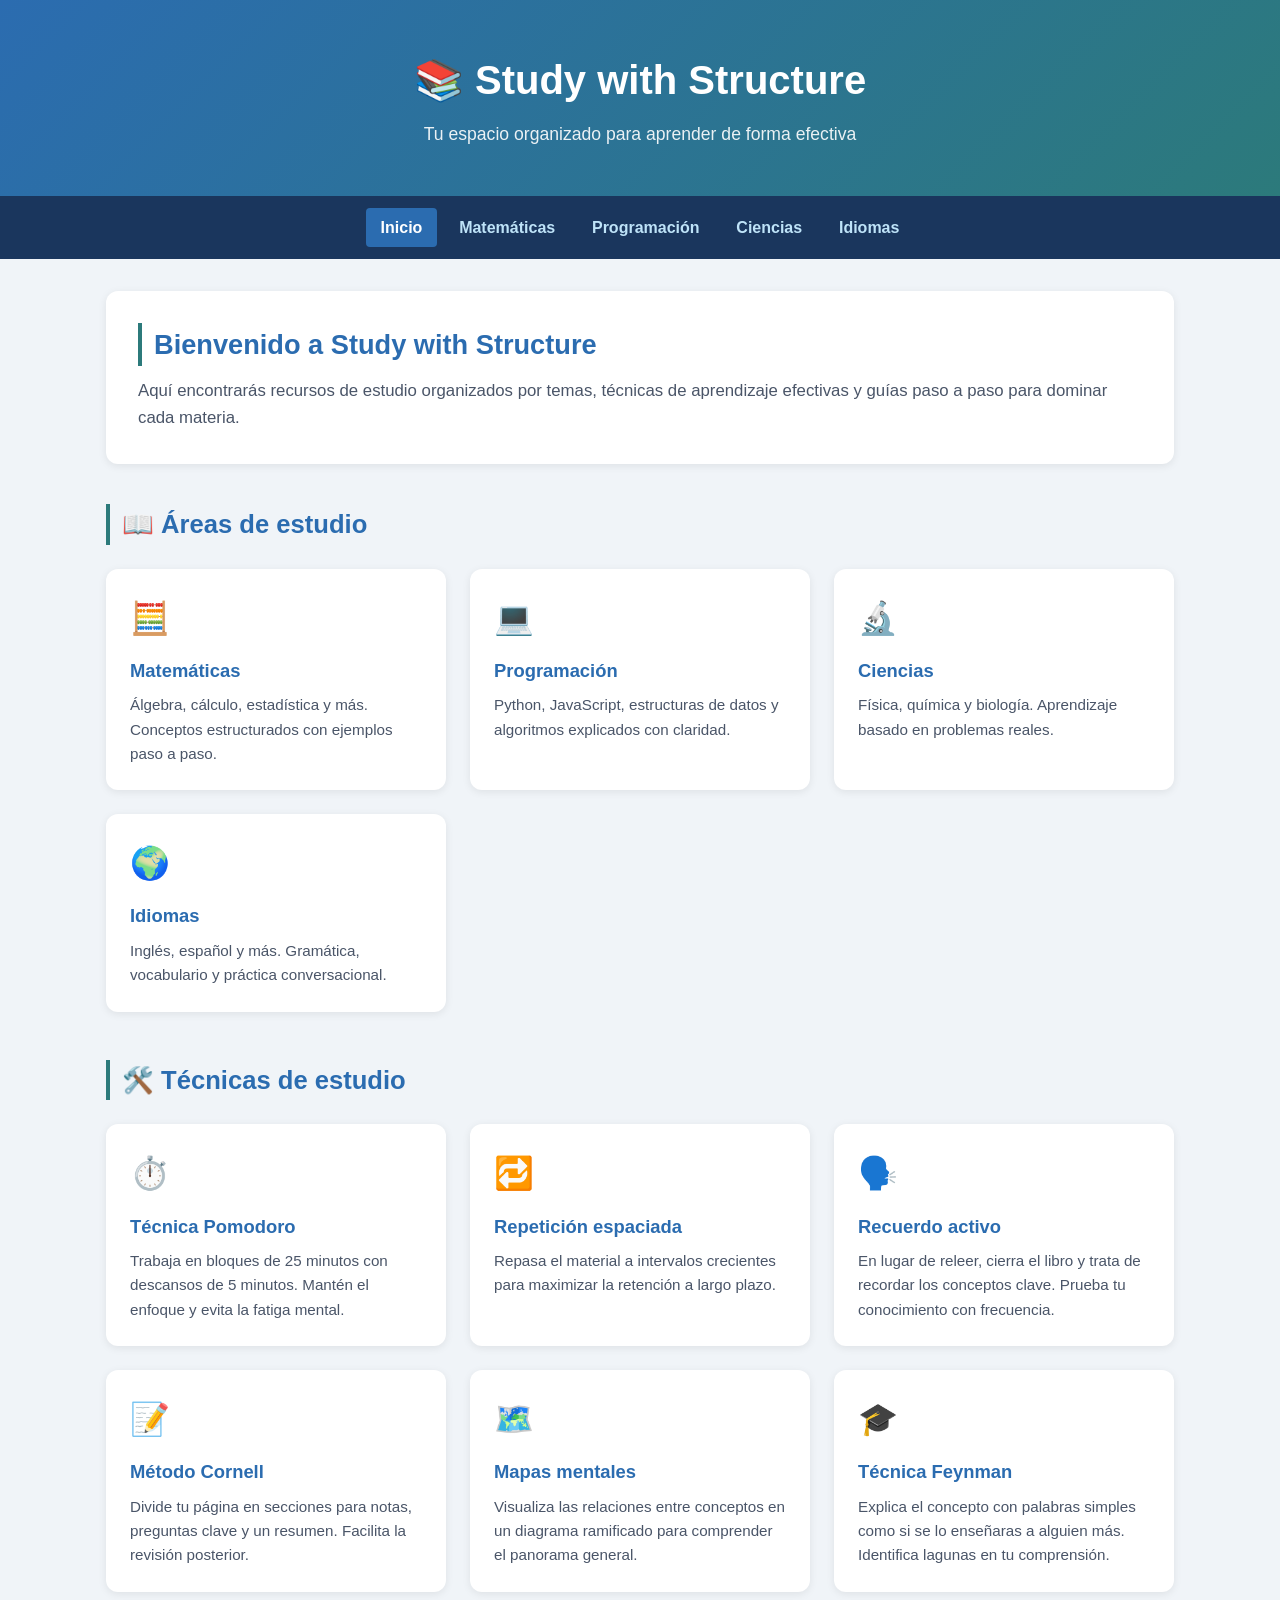
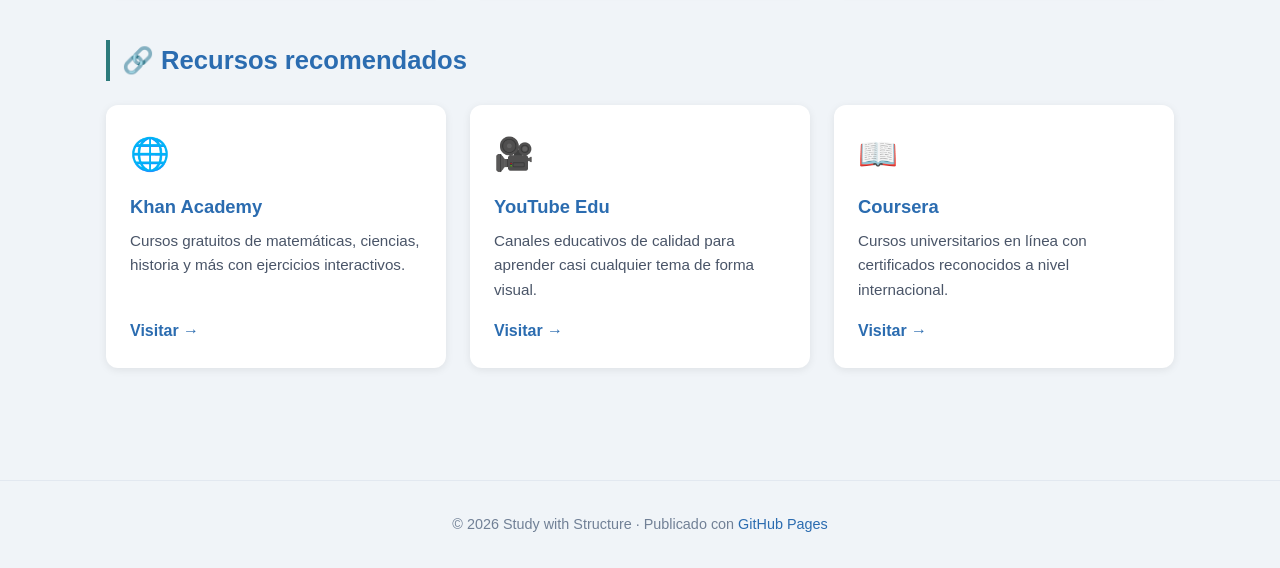
<file: index.html>
<!DOCTYPE html>
<html lang="es">
<head>
  <meta charset="UTF-8" />
  <meta name="viewport" content="width=device-width, initial-scale=1.0" />
  <title>Study with Structure</title>
  <link rel="stylesheet" href="css/style.css" />
</head>
<body>

  <header>
    <div class="header-inner">
      <h1>📚 Study with Structure</h1>
      <p>Tu espacio organizado para aprender de forma efectiva</p>
    </div>
  </header>

  <nav>
    <a href="index.html">Inicio</a>
    <a href="pages/math.html">Matemáticas</a>
    <a href="pages/programming.html">Programación</a>
    <a href="pages/science.html">Ciencias</a>
    <a href="pages/languages.html">Idiomas</a>
  </nav>

  <main>

    <section id="hero">
      <h2>Bienvenido a Study with Structure</h2>
      <p>
        Aquí encontrarás recursos de estudio organizados por temas, técnicas de aprendizaje
        efectivas y guías paso a paso para dominar cada materia.
      </p>
    </section>

    <section id="topics">
      <h2>📖 Áreas de estudio</h2>
      <div class="card-grid">

        <a href="pages/math.html" class="card">
          <div class="card-icon">🧮</div>
          <h3>Matemáticas</h3>
          <p>Álgebra, cálculo, estadística y más. Conceptos estructurados con ejemplos paso a paso.</p>
        </a>

        <a href="pages/programming.html" class="card">
          <div class="card-icon">💻</div>
          <h3>Programación</h3>
          <p>Python, JavaScript, estructuras de datos y algoritmos explicados con claridad.</p>
        </a>

        <a href="pages/science.html" class="card">
          <div class="card-icon">🔬</div>
          <h3>Ciencias</h3>
          <p>Física, química y biología. Aprendizaje basado en problemas reales.</p>
        </a>

        <a href="pages/languages.html" class="card">
          <div class="card-icon">🌍</div>
          <h3>Idiomas</h3>
          <p>Inglés, español y más. Gramática, vocabulario y práctica conversacional.</p>
        </a>

      </div>
    </section>

    <section id="techniques">
      <h2>🛠️ Técnicas de estudio</h2>
      <div class="card-grid">

        <div class="card">
          <div class="card-icon">⏱️</div>
          <h3>Técnica Pomodoro</h3>
          <p>Trabaja en bloques de 25 minutos con descansos de 5 minutos. Mantén el enfoque y evita la fatiga mental.</p>
        </div>

        <div class="card">
          <div class="card-icon">🔁</div>
          <h3>Repetición espaciada</h3>
          <p>Repasa el material a intervalos crecientes para maximizar la retención a largo plazo.</p>
        </div>

        <div class="card">
          <div class="card-icon">🗣️</div>
          <h3>Recuerdo activo</h3>
          <p>En lugar de releer, cierra el libro y trata de recordar los conceptos clave. Prueba tu conocimiento con frecuencia.</p>
        </div>

        <div class="card">
          <div class="card-icon">📝</div>
          <h3>Método Cornell</h3>
          <p>Divide tu página en secciones para notas, preguntas clave y un resumen. Facilita la revisión posterior.</p>
        </div>

        <div class="card">
          <div class="card-icon">🗺️</div>
          <h3>Mapas mentales</h3>
          <p>Visualiza las relaciones entre conceptos en un diagrama ramificado para comprender el panorama general.</p>
        </div>

        <div class="card">
          <div class="card-icon">🎓</div>
          <h3>Técnica Feynman</h3>
          <p>Explica el concepto con palabras simples como si se lo enseñaras a alguien más. Identifica lagunas en tu comprensión.</p>
        </div>

      </div>
    </section>

    <section id="resources">
      <h2>🔗 Recursos recomendados</h2>
      <div class="card-grid">

        <div class="card">
          <div class="card-icon">🌐</div>
          <h3>Khan Academy</h3>
          <p>Cursos gratuitos de matemáticas, ciencias, historia y más con ejercicios interactivos.</p>
          <a href="https://es.khanacademy.org" target="_blank" rel="noopener">Visitar →</a>
        </div>

        <div class="card">
          <div class="card-icon">🎥</div>
          <h3>YouTube Edu</h3>
          <p>Canales educativos de calidad para aprender casi cualquier tema de forma visual.</p>
          <a href="https://www.youtube.com/education" target="_blank" rel="noopener">Visitar →</a>
        </div>

        <div class="card">
          <div class="card-icon">📖</div>
          <h3>Coursera</h3>
          <p>Cursos universitarios en línea con certificados reconocidos a nivel internacional.</p>
          <a href="https://www.coursera.org" target="_blank" rel="noopener">Visitar →</a>
        </div>

      </div>
    </section>

  </main>

  <footer>
    <p>© 2026 Study with Structure · Publicado con <a href="https://pages.github.com/" target="_blank" rel="noopener">GitHub Pages</a></p>
  </footer>

  <script src="js/main.js"></script>
</body>
</html>
</file>
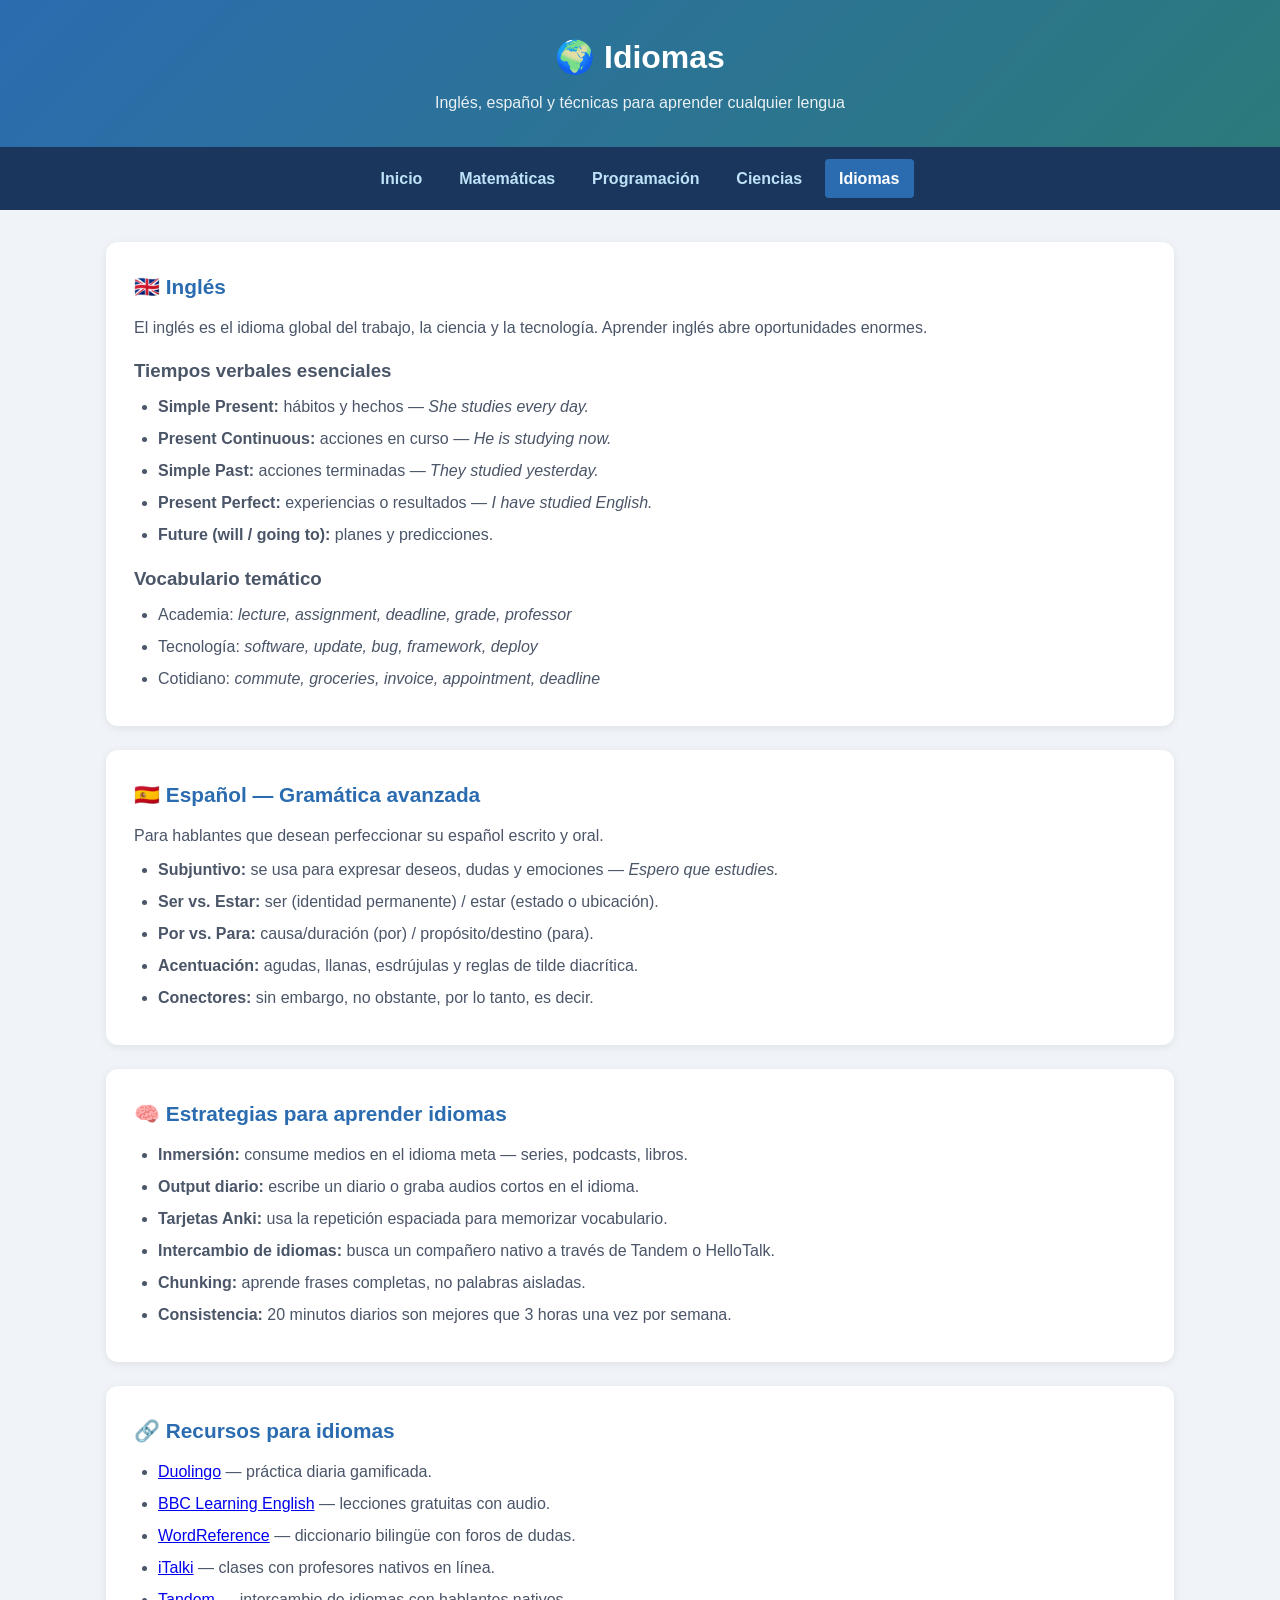
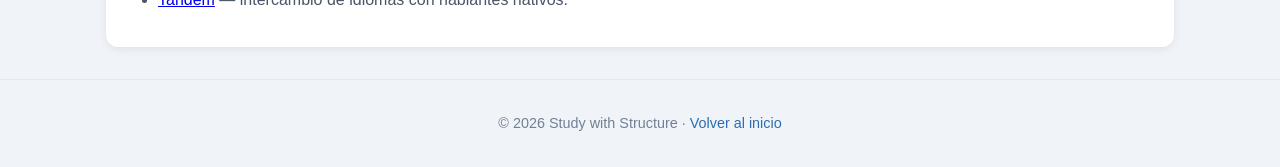
<file: pages/languages.html>
<!DOCTYPE html>
<html lang="es">
<head>
  <meta charset="UTF-8" />
  <meta name="viewport" content="width=device-width, initial-scale=1.0" />
  <title>Idiomas · Study with Structure</title>
  <link rel="stylesheet" href="../css/style.css" />
</head>
<body>

  <header class="content-header">
    <h1>🌍 Idiomas</h1>
    <p>Inglés, español y técnicas para aprender cualquier lengua</p>
  </header>

  <nav>
    <a href="../index.html">Inicio</a>
    <a href="math.html">Matemáticas</a>
    <a href="programming.html">Programación</a>
    <a href="science.html">Ciencias</a>
    <a href="languages.html">Idiomas</a>
  </nav>

  <div class="content-body">

    <div class="topic-block">
      <h2>🇬🇧 Inglés</h2>
      <p>El inglés es el idioma global del trabajo, la ciencia y la tecnología. Aprender inglés abre oportunidades enormes.</p>

      <h3 style="margin: 1rem 0 0.5rem; color: #4a5568;">Tiempos verbales esenciales</h3>
      <ul>
        <li><strong>Simple Present:</strong> hábitos y hechos — <em>She studies every day.</em></li>
        <li><strong>Present Continuous:</strong> acciones en curso — <em>He is studying now.</em></li>
        <li><strong>Simple Past:</strong> acciones terminadas — <em>They studied yesterday.</em></li>
        <li><strong>Present Perfect:</strong> experiencias o resultados — <em>I have studied English.</em></li>
        <li><strong>Future (will / going to):</strong> planes y predicciones.</li>
      </ul>

      <h3 style="margin: 1rem 0 0.5rem; color: #4a5568;">Vocabulario temático</h3>
      <ul>
        <li>Academia: <em>lecture, assignment, deadline, grade, professor</em></li>
        <li>Tecnología: <em>software, update, bug, framework, deploy</em></li>
        <li>Cotidiano: <em>commute, groceries, invoice, appointment, deadline</em></li>
      </ul>
    </div>

    <div class="topic-block">
      <h2>🇪🇸 Español — Gramática avanzada</h2>
      <p>Para hablantes que desean perfeccionar su español escrito y oral.</p>
      <ul>
        <li><strong>Subjuntivo:</strong> se usa para expresar deseos, dudas y emociones — <em>Espero que estudies.</em></li>
        <li><strong>Ser vs. Estar:</strong> ser (identidad permanente) / estar (estado o ubicación).</li>
        <li><strong>Por vs. Para:</strong> causa/duración (por) / propósito/destino (para).</li>
        <li><strong>Acentuación:</strong> agudas, llanas, esdrújulas y reglas de tilde diacrítica.</li>
        <li><strong>Conectores:</strong> sin embargo, no obstante, por lo tanto, es decir.</li>
      </ul>
    </div>

    <div class="topic-block">
      <h2>🧠 Estrategias para aprender idiomas</h2>
      <ul>
        <li><strong>Inmersión:</strong> consume medios en el idioma meta — series, podcasts, libros.</li>
        <li><strong>Output diario:</strong> escribe un diario o graba audios cortos en el idioma.</li>
        <li><strong>Tarjetas Anki:</strong> usa la repetición espaciada para memorizar vocabulario.</li>
        <li><strong>Intercambio de idiomas:</strong> busca un compañero nativo a través de Tandem o HelloTalk.</li>
        <li><strong>Chunking:</strong> aprende frases completas, no palabras aisladas.</li>
        <li><strong>Consistencia:</strong> 20 minutos diarios son mejores que 3 horas una vez por semana.</li>
      </ul>
    </div>

    <div class="topic-block">
      <h2>🔗 Recursos para idiomas</h2>
      <ul>
        <li><a href="https://www.duolingo.com" target="_blank" rel="noopener">Duolingo</a> — práctica diaria gamificada.</li>
        <li><a href="https://www.bbc.co.uk/learningenglish" target="_blank" rel="noopener">BBC Learning English</a> — lecciones gratuitas con audio.</li>
        <li><a href="https://www.wordreference.com" target="_blank" rel="noopener">WordReference</a> — diccionario bilingüe con foros de dudas.</li>
        <li><a href="https://www.italki.com" target="_blank" rel="noopener">iTalki</a> — clases con profesores nativos en línea.</li>
        <li><a href="https://www.tandem.net" target="_blank" rel="noopener">Tandem</a> — intercambio de idiomas con hablantes nativos.</li>
      </ul>
    </div>

  </div>

  <footer>
    <p>© 2026 Study with Structure · <a href="../index.html">Volver al inicio</a></p>
  </footer>

  <script src="../js/main.js"></script>
</body>
</html>
</file>
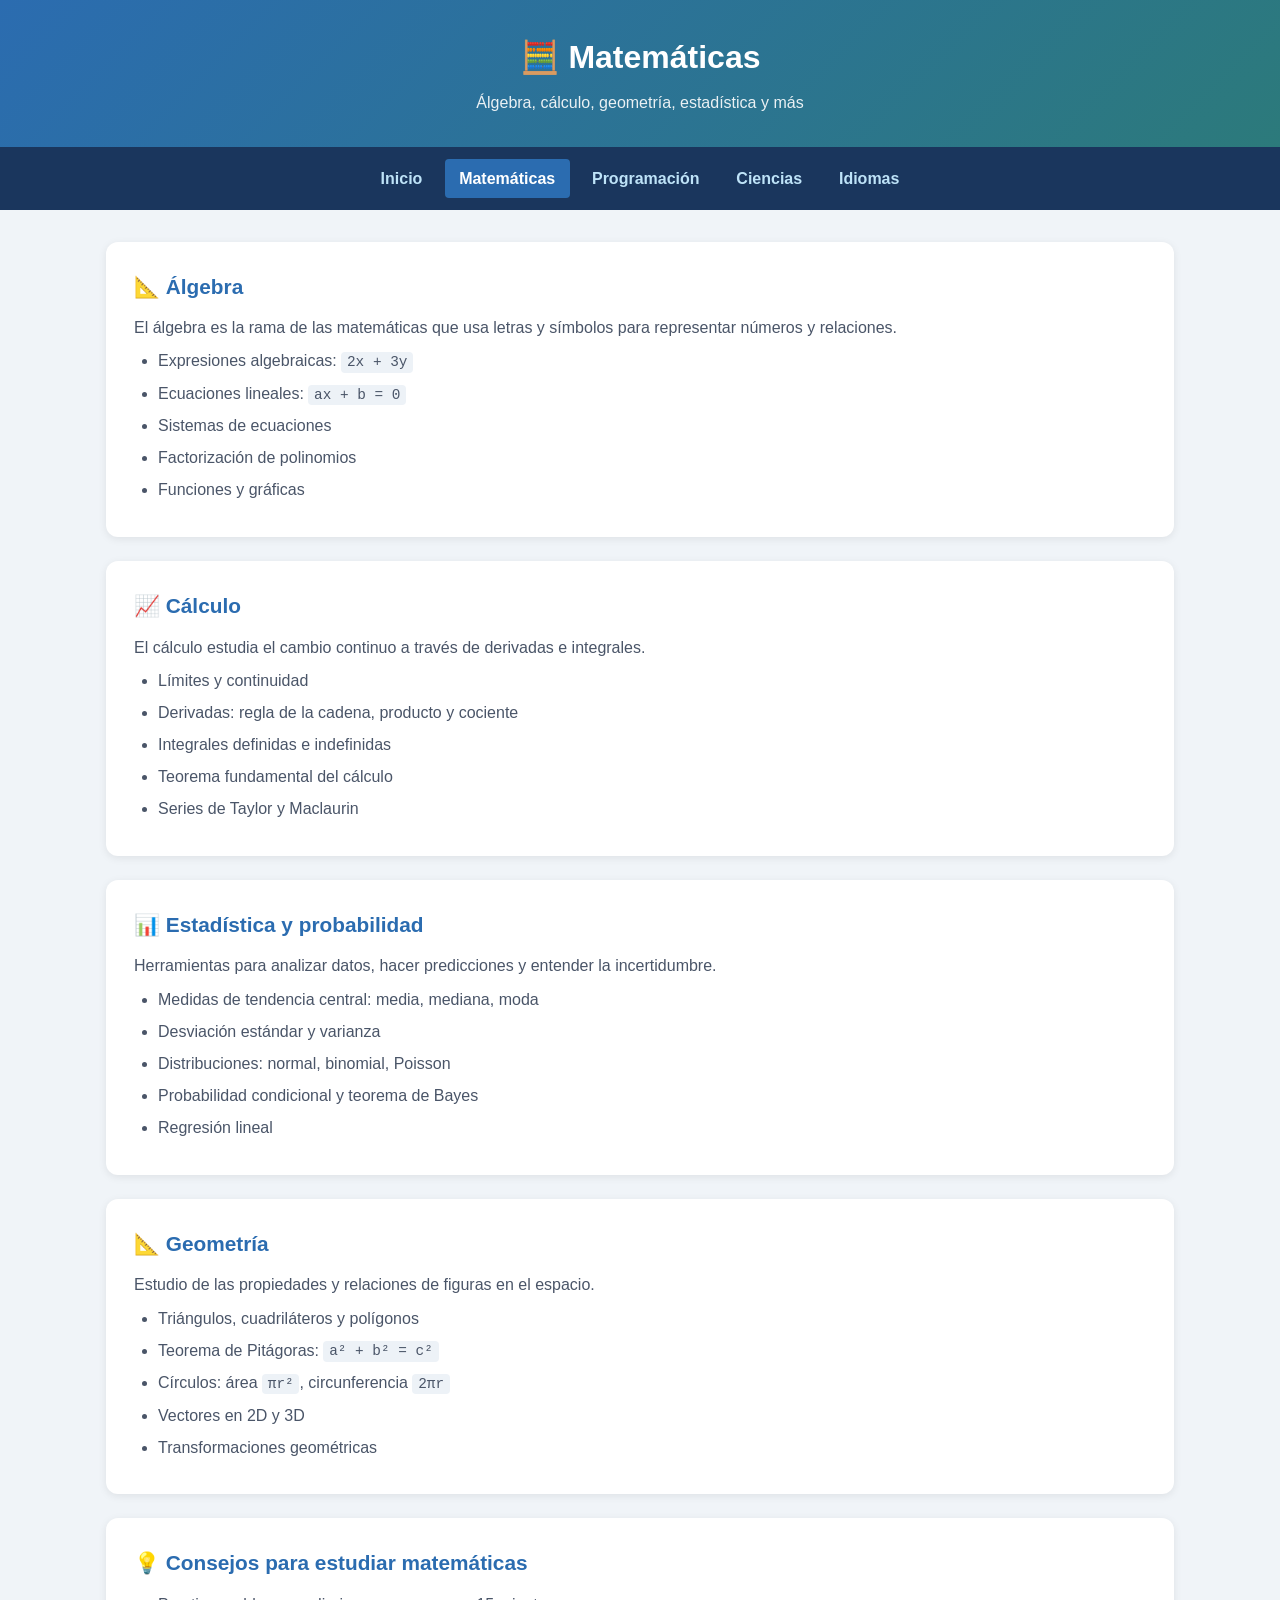
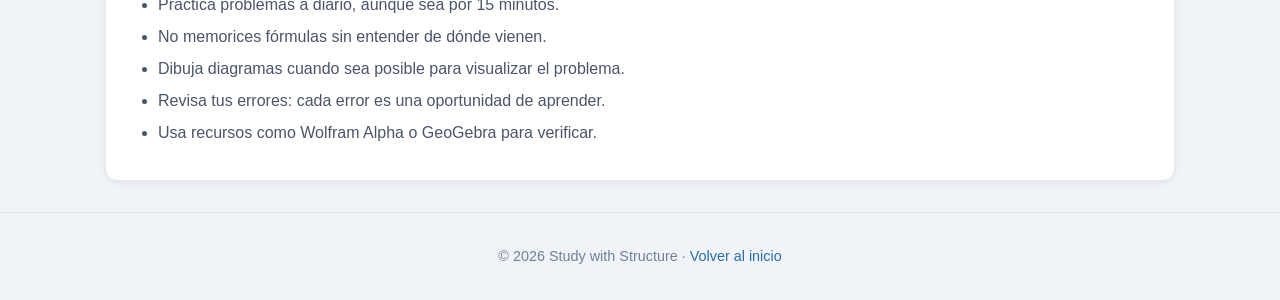
<file: pages/math.html>
<!DOCTYPE html>
<html lang="es">
<head>
  <meta charset="UTF-8" />
  <meta name="viewport" content="width=device-width, initial-scale=1.0" />
  <title>Matemáticas · Study with Structure</title>
  <link rel="stylesheet" href="../css/style.css" />
</head>
<body>

  <header class="content-header">
    <h1>🧮 Matemáticas</h1>
    <p>Álgebra, cálculo, geometría, estadística y más</p>
  </header>

  <nav>
    <a href="../index.html">Inicio</a>
    <a href="math.html">Matemáticas</a>
    <a href="programming.html">Programación</a>
    <a href="science.html">Ciencias</a>
    <a href="languages.html">Idiomas</a>
  </nav>

  <div class="content-body">

    <div class="topic-block">
      <h2>📐 Álgebra</h2>
      <p>El álgebra es la rama de las matemáticas que usa letras y símbolos para representar números y relaciones.</p>
      <ul>
        <li>Expresiones algebraicas: <code>2x + 3y</code></li>
        <li>Ecuaciones lineales: <code>ax + b = 0</code></li>
        <li>Sistemas de ecuaciones</li>
        <li>Factorización de polinomios</li>
        <li>Funciones y gráficas</li>
      </ul>
    </div>

    <div class="topic-block">
      <h2>📈 Cálculo</h2>
      <p>El cálculo estudia el cambio continuo a través de derivadas e integrales.</p>
      <ul>
        <li>Límites y continuidad</li>
        <li>Derivadas: regla de la cadena, producto y cociente</li>
        <li>Integrales definidas e indefinidas</li>
        <li>Teorema fundamental del cálculo</li>
        <li>Series de Taylor y Maclaurin</li>
      </ul>
    </div>

    <div class="topic-block">
      <h2>📊 Estadística y probabilidad</h2>
      <p>Herramientas para analizar datos, hacer predicciones y entender la incertidumbre.</p>
      <ul>
        <li>Medidas de tendencia central: media, mediana, moda</li>
        <li>Desviación estándar y varianza</li>
        <li>Distribuciones: normal, binomial, Poisson</li>
        <li>Probabilidad condicional y teorema de Bayes</li>
        <li>Regresión lineal</li>
      </ul>
    </div>

    <div class="topic-block">
      <h2>📐 Geometría</h2>
      <p>Estudio de las propiedades y relaciones de figuras en el espacio.</p>
      <ul>
        <li>Triángulos, cuadriláteros y polígonos</li>
        <li>Teorema de Pitágoras: <code>a² + b² = c²</code></li>
        <li>Círculos: área <code>πr²</code>, circunferencia <code>2πr</code></li>
        <li>Vectores en 2D y 3D</li>
        <li>Transformaciones geométricas</li>
      </ul>
    </div>

    <div class="topic-block">
      <h2>💡 Consejos para estudiar matemáticas</h2>
      <ul>
        <li>Practica problemas a diario, aunque sea por 15 minutos.</li>
        <li>No memorices fórmulas sin entender de dónde vienen.</li>
        <li>Dibuja diagramas cuando sea posible para visualizar el problema.</li>
        <li>Revisa tus errores: cada error es una oportunidad de aprender.</li>
        <li>Usa recursos como Wolfram Alpha o GeoGebra para verificar.</li>
      </ul>
    </div>

  </div>

  <footer>
    <p>© 2026 Study with Structure · <a href="../index.html">Volver al inicio</a></p>
  </footer>

  <script src="../js/main.js"></script>
</body>
</html>
</file>
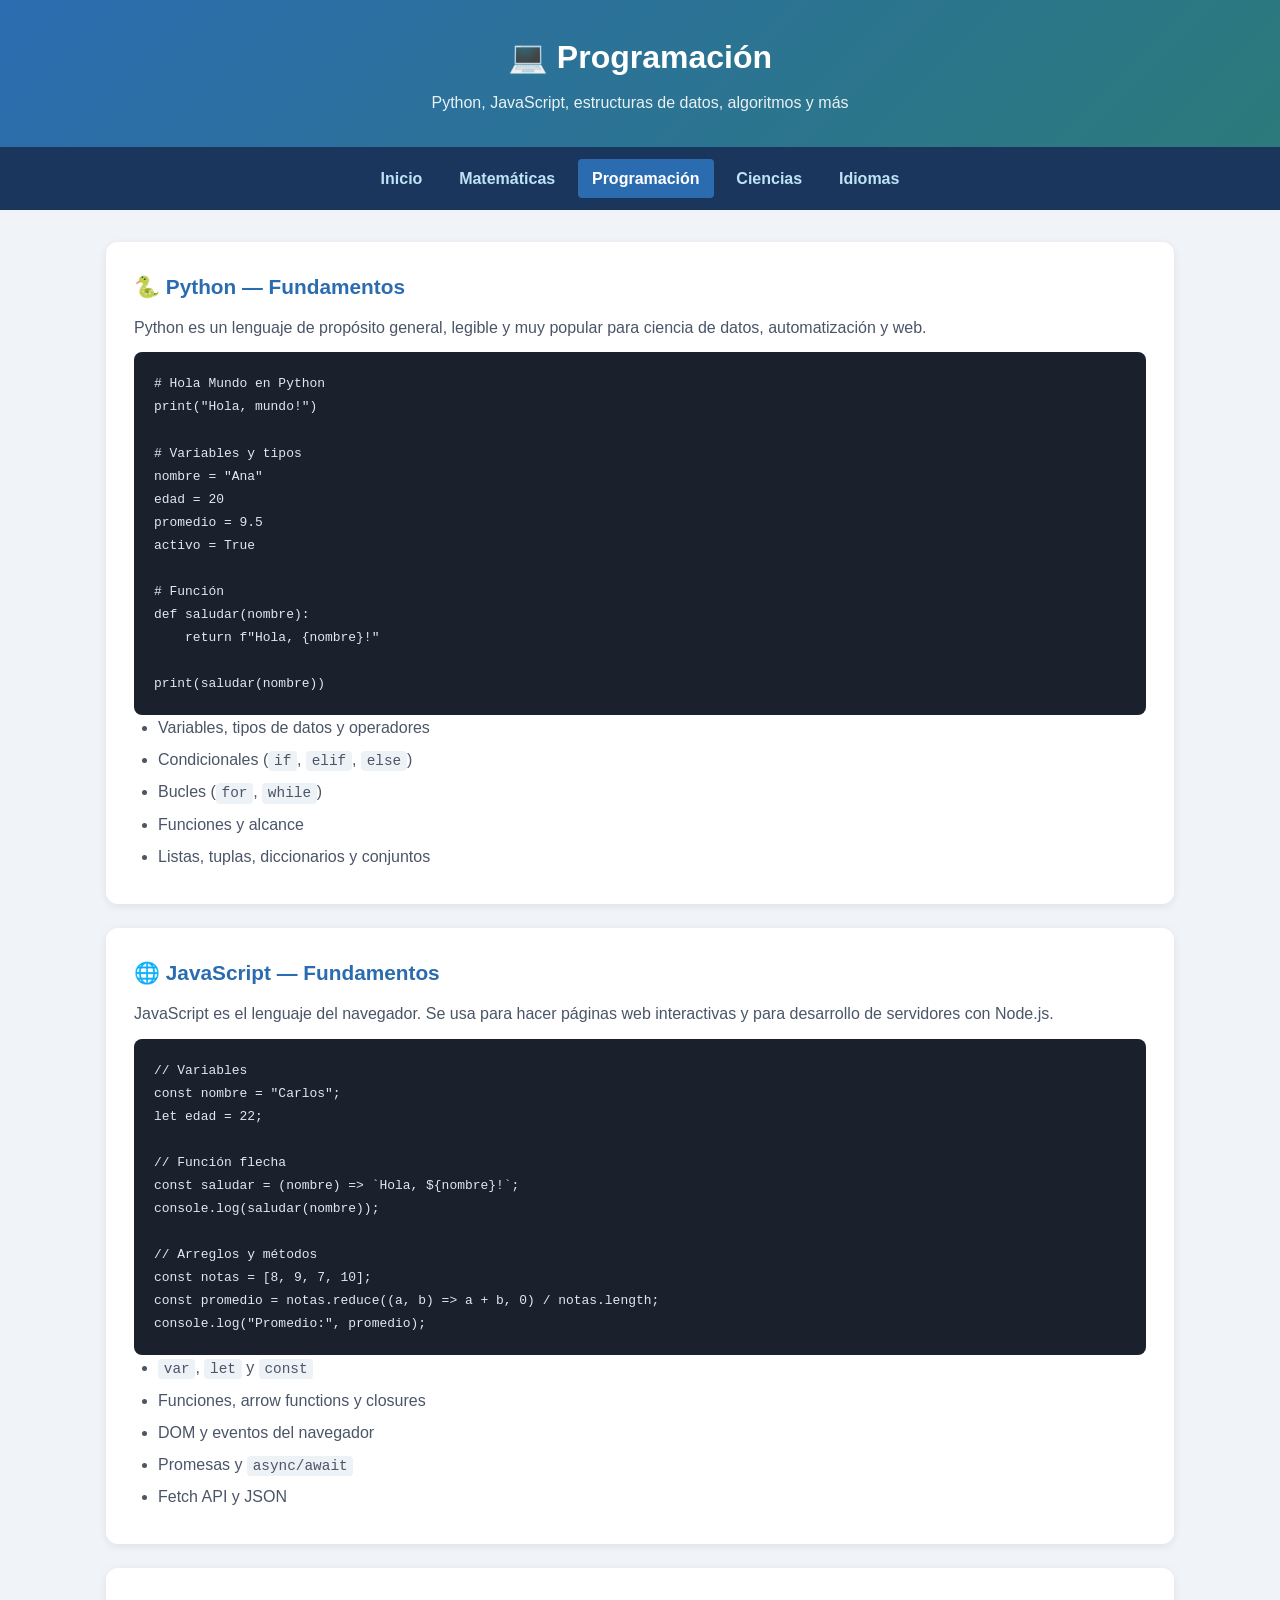
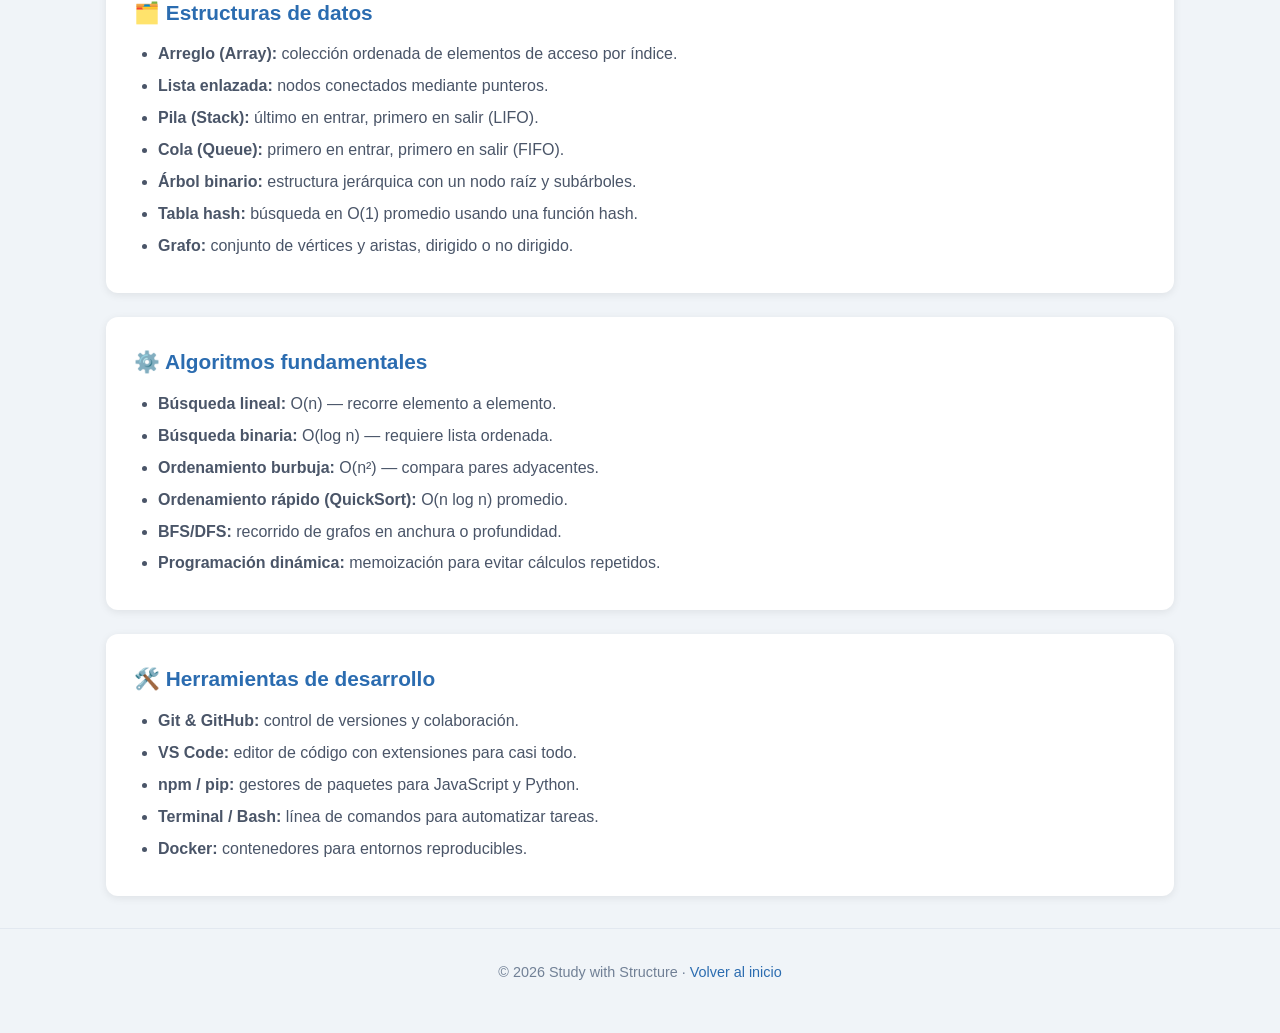
<file: pages/programming.html>
<!DOCTYPE html>
<html lang="es">
<head>
  <meta charset="UTF-8" />
  <meta name="viewport" content="width=device-width, initial-scale=1.0" />
  <title>Programación · Study with Structure</title>
  <link rel="stylesheet" href="../css/style.css" />
</head>
<body>

  <header class="content-header">
    <h1>💻 Programación</h1>
    <p>Python, JavaScript, estructuras de datos, algoritmos y más</p>
  </header>

  <nav>
    <a href="../index.html">Inicio</a>
    <a href="math.html">Matemáticas</a>
    <a href="programming.html">Programación</a>
    <a href="science.html">Ciencias</a>
    <a href="languages.html">Idiomas</a>
  </nav>

  <div class="content-body">

    <div class="topic-block">
      <h2>🐍 Python — Fundamentos</h2>
      <p>Python es un lenguaje de propósito general, legible y muy popular para ciencia de datos, automatización y web.</p>
      <pre><code># Hola Mundo en Python
print("Hola, mundo!")

# Variables y tipos
nombre = "Ana"
edad = 20
promedio = 9.5
activo = True

# Función
def saludar(nombre):
    return f"Hola, {nombre}!"

print(saludar(nombre))</code></pre>
      <ul>
        <li>Variables, tipos de datos y operadores</li>
        <li>Condicionales (<code>if</code>, <code>elif</code>, <code>else</code>)</li>
        <li>Bucles (<code>for</code>, <code>while</code>)</li>
        <li>Funciones y alcance</li>
        <li>Listas, tuplas, diccionarios y conjuntos</li>
      </ul>
    </div>

    <div class="topic-block">
      <h2>🌐 JavaScript — Fundamentos</h2>
      <p>JavaScript es el lenguaje del navegador. Se usa para hacer páginas web interactivas y para desarrollo de servidores con Node.js.</p>
      <pre><code>// Variables
const nombre = "Carlos";
let edad = 22;

// Función flecha
const saludar = (nombre) => `Hola, ${nombre}!`;
console.log(saludar(nombre));

// Arreglos y métodos
const notas = [8, 9, 7, 10];
const promedio = notas.reduce((a, b) => a + b, 0) / notas.length;
console.log("Promedio:", promedio);</code></pre>
      <ul>
        <li><code>var</code>, <code>let</code> y <code>const</code></li>
        <li>Funciones, arrow functions y closures</li>
        <li>DOM y eventos del navegador</li>
        <li>Promesas y <code>async/await</code></li>
        <li>Fetch API y JSON</li>
      </ul>
    </div>

    <div class="topic-block">
      <h2>🗂️ Estructuras de datos</h2>
      <ul>
        <li><strong>Arreglo (Array):</strong> colección ordenada de elementos de acceso por índice.</li>
        <li><strong>Lista enlazada:</strong> nodos conectados mediante punteros.</li>
        <li><strong>Pila (Stack):</strong> último en entrar, primero en salir (LIFO).</li>
        <li><strong>Cola (Queue):</strong> primero en entrar, primero en salir (FIFO).</li>
        <li><strong>Árbol binario:</strong> estructura jerárquica con un nodo raíz y subárboles.</li>
        <li><strong>Tabla hash:</strong> búsqueda en O(1) promedio usando una función hash.</li>
        <li><strong>Grafo:</strong> conjunto de vértices y aristas, dirigido o no dirigido.</li>
      </ul>
    </div>

    <div class="topic-block">
      <h2>⚙️ Algoritmos fundamentales</h2>
      <ul>
        <li><strong>Búsqueda lineal:</strong> O(n) — recorre elemento a elemento.</li>
        <li><strong>Búsqueda binaria:</strong> O(log n) — requiere lista ordenada.</li>
        <li><strong>Ordenamiento burbuja:</strong> O(n²) — compara pares adyacentes.</li>
        <li><strong>Ordenamiento rápido (QuickSort):</strong> O(n log n) promedio.</li>
        <li><strong>BFS/DFS:</strong> recorrido de grafos en anchura o profundidad.</li>
        <li><strong>Programación dinámica:</strong> memoización para evitar cálculos repetidos.</li>
      </ul>
    </div>

    <div class="topic-block">
      <h2>🛠️ Herramientas de desarrollo</h2>
      <ul>
        <li><strong>Git & GitHub:</strong> control de versiones y colaboración.</li>
        <li><strong>VS Code:</strong> editor de código con extensiones para casi todo.</li>
        <li><strong>npm / pip:</strong> gestores de paquetes para JavaScript y Python.</li>
        <li><strong>Terminal / Bash:</strong> línea de comandos para automatizar tareas.</li>
        <li><strong>Docker:</strong> contenedores para entornos reproducibles.</li>
      </ul>
    </div>

  </div>

  <footer>
    <p>© 2026 Study with Structure · <a href="../index.html">Volver al inicio</a></p>
  </footer>

  <script src="../js/main.js"></script>
</body>
</html>
</file>
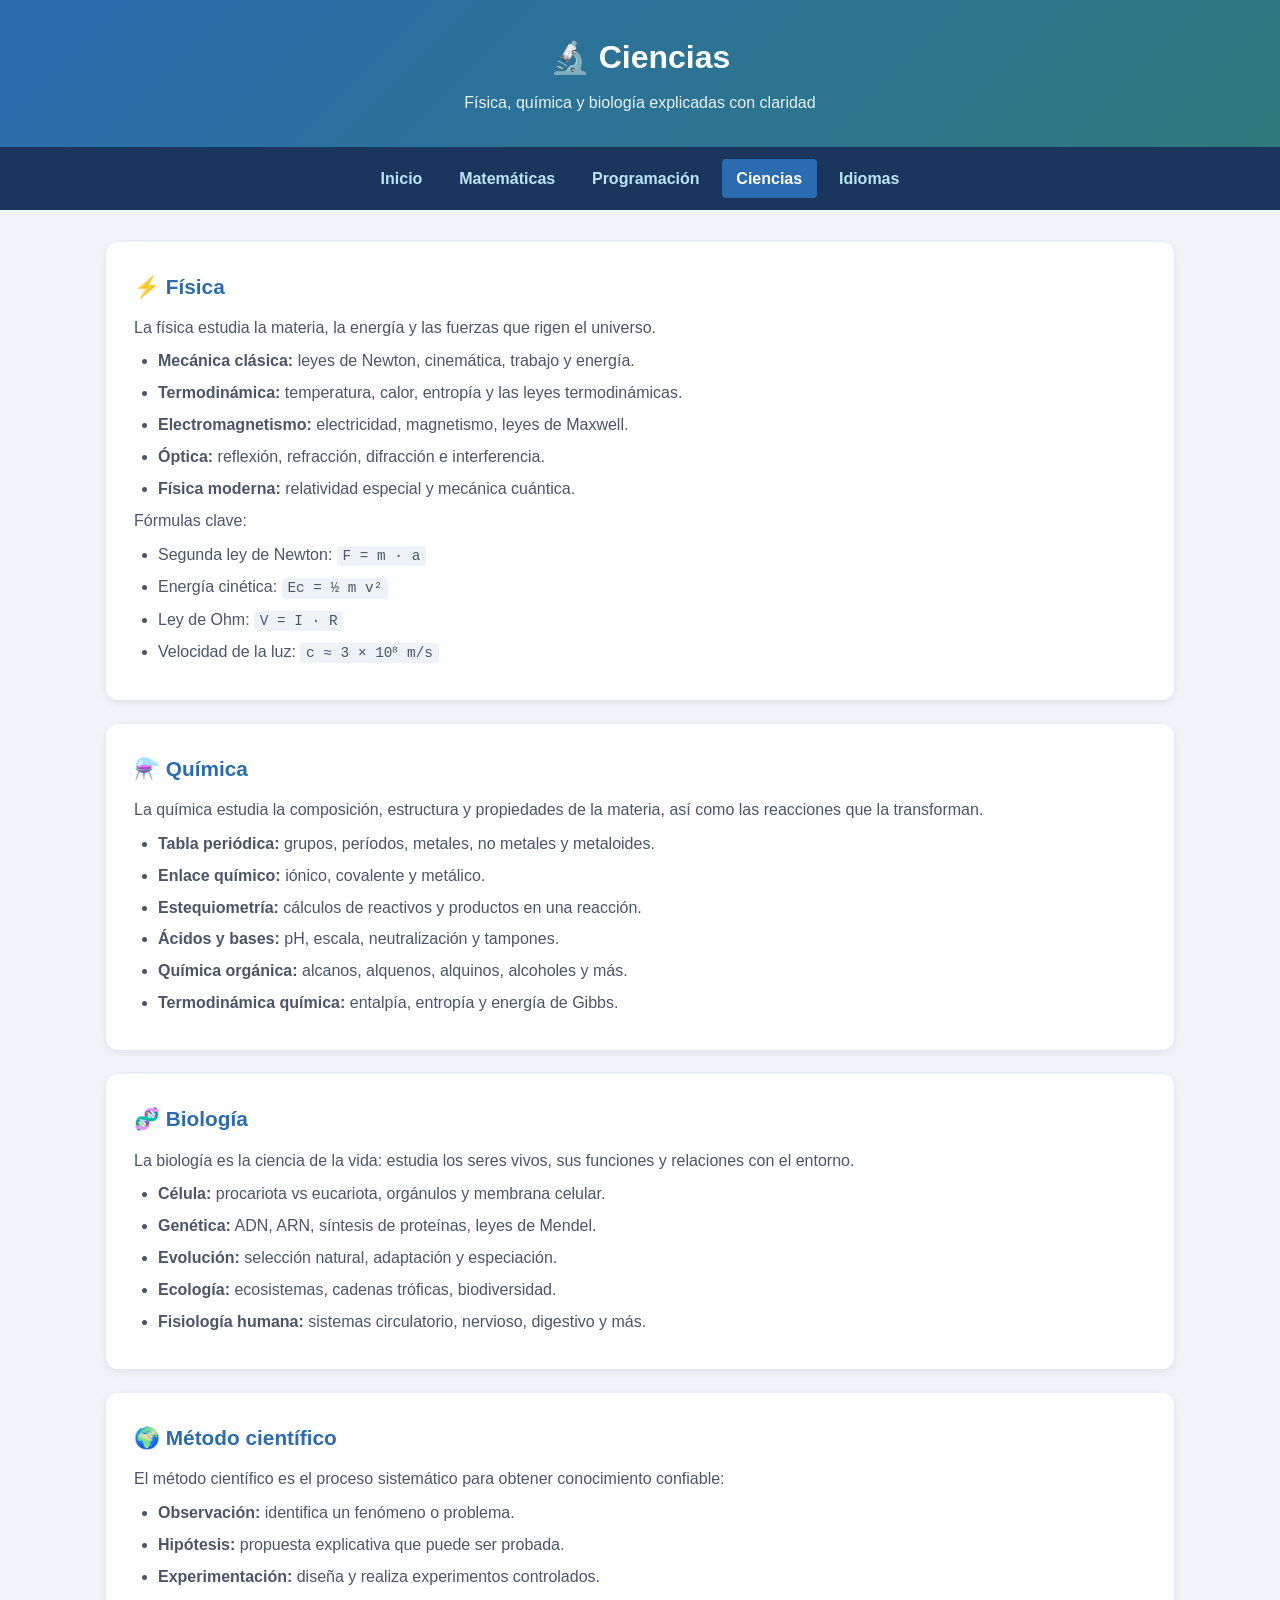
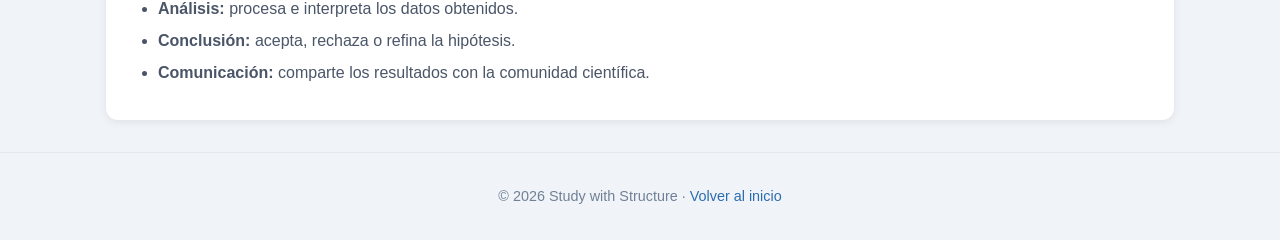
<file: pages/science.html>
<!DOCTYPE html>
<html lang="es">
<head>
  <meta charset="UTF-8" />
  <meta name="viewport" content="width=device-width, initial-scale=1.0" />
  <title>Ciencias · Study with Structure</title>
  <link rel="stylesheet" href="../css/style.css" />
</head>
<body>

  <header class="content-header">
    <h1>🔬 Ciencias</h1>
    <p>Física, química y biología explicadas con claridad</p>
  </header>

  <nav>
    <a href="../index.html">Inicio</a>
    <a href="math.html">Matemáticas</a>
    <a href="programming.html">Programación</a>
    <a href="science.html">Ciencias</a>
    <a href="languages.html">Idiomas</a>
  </nav>

  <div class="content-body">

    <div class="topic-block">
      <h2>⚡ Física</h2>
      <p>La física estudia la materia, la energía y las fuerzas que rigen el universo.</p>
      <ul>
        <li><strong>Mecánica clásica:</strong> leyes de Newton, cinemática, trabajo y energía.</li>
        <li><strong>Termodinámica:</strong> temperatura, calor, entropía y las leyes termodinámicas.</li>
        <li><strong>Electromagnetismo:</strong> electricidad, magnetismo, leyes de Maxwell.</li>
        <li><strong>Óptica:</strong> reflexión, refracción, difracción e interferencia.</li>
        <li><strong>Física moderna:</strong> relatividad especial y mecánica cuántica.</li>
      </ul>
      <p>Fórmulas clave:</p>
      <ul>
        <li>Segunda ley de Newton: <code>F = m · a</code></li>
        <li>Energía cinética: <code>Ec = ½ m v²</code></li>
        <li>Ley de Ohm: <code>V = I · R</code></li>
        <li>Velocidad de la luz: <code>c ≈ 3 × 10⁸ m/s</code></li>
      </ul>
    </div>

    <div class="topic-block">
      <h2>⚗️ Química</h2>
      <p>La química estudia la composición, estructura y propiedades de la materia, así como las reacciones que la transforman.</p>
      <ul>
        <li><strong>Tabla periódica:</strong> grupos, períodos, metales, no metales y metaloides.</li>
        <li><strong>Enlace químico:</strong> iónico, covalente y metálico.</li>
        <li><strong>Estequiometría:</strong> cálculos de reactivos y productos en una reacción.</li>
        <li><strong>Ácidos y bases:</strong> pH, escala, neutralización y tampones.</li>
        <li><strong>Química orgánica:</strong> alcanos, alquenos, alquinos, alcoholes y más.</li>
        <li><strong>Termodinámica química:</strong> entalpía, entropía y energía de Gibbs.</li>
      </ul>
    </div>

    <div class="topic-block">
      <h2>🧬 Biología</h2>
      <p>La biología es la ciencia de la vida: estudia los seres vivos, sus funciones y relaciones con el entorno.</p>
      <ul>
        <li><strong>Célula:</strong> procariota vs eucariota, orgánulos y membrana celular.</li>
        <li><strong>Genética:</strong> ADN, ARN, síntesis de proteínas, leyes de Mendel.</li>
        <li><strong>Evolución:</strong> selección natural, adaptación y especiación.</li>
        <li><strong>Ecología:</strong> ecosistemas, cadenas tróficas, biodiversidad.</li>
        <li><strong>Fisiología humana:</strong> sistemas circulatorio, nervioso, digestivo y más.</li>
      </ul>
    </div>

    <div class="topic-block">
      <h2>🌍 Método científico</h2>
      <p>El método científico es el proceso sistemático para obtener conocimiento confiable:</p>
      <ul>
        <li><strong>Observación:</strong> identifica un fenómeno o problema.</li>
        <li><strong>Hipótesis:</strong> propuesta explicativa que puede ser probada.</li>
        <li><strong>Experimentación:</strong> diseña y realiza experimentos controlados.</li>
        <li><strong>Análisis:</strong> procesa e interpreta los datos obtenidos.</li>
        <li><strong>Conclusión:</strong> acepta, rechaza o refina la hipótesis.</li>
        <li><strong>Comunicación:</strong> comparte los resultados con la comunidad científica.</li>
      </ul>
    </div>

  </div>

  <footer>
    <p>© 2026 Study with Structure · <a href="../index.html">Volver al inicio</a></p>
  </footer>

  <script src="../js/main.js"></script>
</body>
</html>
</file>
<file: css/style.css>
/* ===== Reset & Base ===== */
*, *::before, *::after {
  box-sizing: border-box;
  margin: 0;
  padding: 0;
}

body {
  font-family: 'Segoe UI', Tahoma, Geneva, Verdana, sans-serif;
  background: #f0f4f8;
  color: #2d3748;
  line-height: 1.6;
}

/* ===== Header ===== */
header {
  background: linear-gradient(135deg, #2b6cb0, #2c7a7b);
  color: white;
  padding: 3rem 1.5rem;
  text-align: center;
}

.header-inner h1 {
  font-size: 2.5rem;
  margin-bottom: 0.5rem;
}

.header-inner p {
  font-size: 1.1rem;
  opacity: 0.9;
}

/* ===== Navigation ===== */
nav {
  display: flex;
  justify-content: center;
  gap: 0.5rem;
  background: #1a365d;
  padding: 0.75rem 1rem;
  flex-wrap: wrap;
  position: sticky;
  top: 0;
  z-index: 100;
}

nav a {
  color: #bee3f8;
  text-decoration: none;
  font-weight: 600;
  padding: 0.4rem 0.9rem;
  border-radius: 4px;
  transition: background 0.2s, color 0.2s;
}

nav a:hover,
nav a.active {
  background: #2b6cb0;
  color: white;
}

/* ===== Main ===== */
main {
  max-width: 1100px;
  margin: 0 auto;
  padding: 2rem 1rem;
}

/* ===== Hero ===== */
#hero {
  background: white;
  border-radius: 12px;
  padding: 2rem;
  box-shadow: 0 2px 8px rgba(0, 0, 0, 0.08);
  margin-bottom: 2.5rem;
}

#hero h2 {
  font-size: 1.7rem;
  color: #2b6cb0;
  margin-bottom: 0.75rem;
}

#hero p {
  color: #4a5568;
  font-size: 1.05rem;
}

/* ===== Sections ===== */
section {
  margin-bottom: 3rem;
}

section > h2 {
  font-size: 1.6rem;
  color: #2b6cb0;
  border-left: 4px solid #2c7a7b;
  padding-left: 0.75rem;
  margin-bottom: 1.5rem;
}

/* ===== Card Grid ===== */
.card-grid {
  display: grid;
  grid-template-columns: repeat(auto-fit, minmax(260px, 1fr));
  gap: 1.5rem;
}

/* ===== Cards ===== */
.card {
  background: white;
  border-radius: 12px;
  padding: 1.5rem;
  box-shadow: 0 2px 8px rgba(0, 0, 0, 0.08);
  transition: transform 0.2s, box-shadow 0.2s;
  text-decoration: none;
  color: inherit;
  display: flex;
  flex-direction: column;
}

.card:hover {
  transform: translateY(-4px);
  box-shadow: 0 6px 20px rgba(0, 0, 0, 0.12);
}

.card-icon {
  font-size: 2rem;
  margin-bottom: 0.75rem;
}

.card h3 {
  font-size: 1.15rem;
  margin-bottom: 0.5rem;
  color: #2b6cb0;
}

.card p {
  font-size: 0.95rem;
  color: #4a5568;
  flex: 1;
}

.card a {
  display: inline-block;
  margin-top: 1rem;
  color: #2b6cb0;
  font-weight: 600;
  text-decoration: none;
}

.card a:hover {
  text-decoration: underline;
}

/* ===== Content pages ===== */
.content-header {
  background: linear-gradient(135deg, #2b6cb0, #2c7a7b);
  color: white;
  padding: 2rem 1.5rem;
  text-align: center;
}

.content-header h1 {
  font-size: 2rem;
  margin-bottom: 0.4rem;
}

.content-header p {
  opacity: 0.9;
}

.content-body {
  max-width: 1100px;
  margin: 2rem auto;
  padding: 0 1rem;
}

.topic-block {
  background: white;
  border-radius: 12px;
  padding: 1.75rem;
  box-shadow: 0 2px 8px rgba(0, 0, 0, 0.08);
  margin-bottom: 1.5rem;
}

.topic-block h2 {
  font-size: 1.3rem;
  color: #2b6cb0;
  margin-bottom: 0.75rem;
}

.topic-block ul {
  list-style: disc;
  padding-left: 1.5rem;
  color: #4a5568;
}

.topic-block ul li {
  margin-bottom: 0.4rem;
}

.topic-block p {
  color: #4a5568;
  margin-bottom: 0.5rem;
}

code {
  background: #edf2f7;
  padding: 0.15em 0.4em;
  border-radius: 4px;
  font-size: 0.9em;
  font-family: 'Courier New', Courier, monospace;
}

pre {
  background: #1a202c;
  color: #e2e8f0;
  border-radius: 8px;
  padding: 1.25rem;
  overflow-x: auto;
  font-size: 0.9rem;
  margin-top: 0.75rem;
}

pre code {
  background: none;
  padding: 0;
  color: inherit;
}

/* ===== Footer ===== */
footer {
  text-align: center;
  padding: 2rem 1rem;
  color: #718096;
  font-size: 0.9rem;
  margin-top: 2rem;
  border-top: 1px solid #e2e8f0;
}

footer a {
  color: #2b6cb0;
  text-decoration: none;
}

footer a:hover {
  text-decoration: underline;
}

/* ===== Responsive ===== */
@media (max-width: 600px) {
  .header-inner h1 {
    font-size: 1.8rem;
  }

  nav a {
    font-size: 0.9rem;
    padding: 0.3rem 0.6rem;
  }
}
</file>
